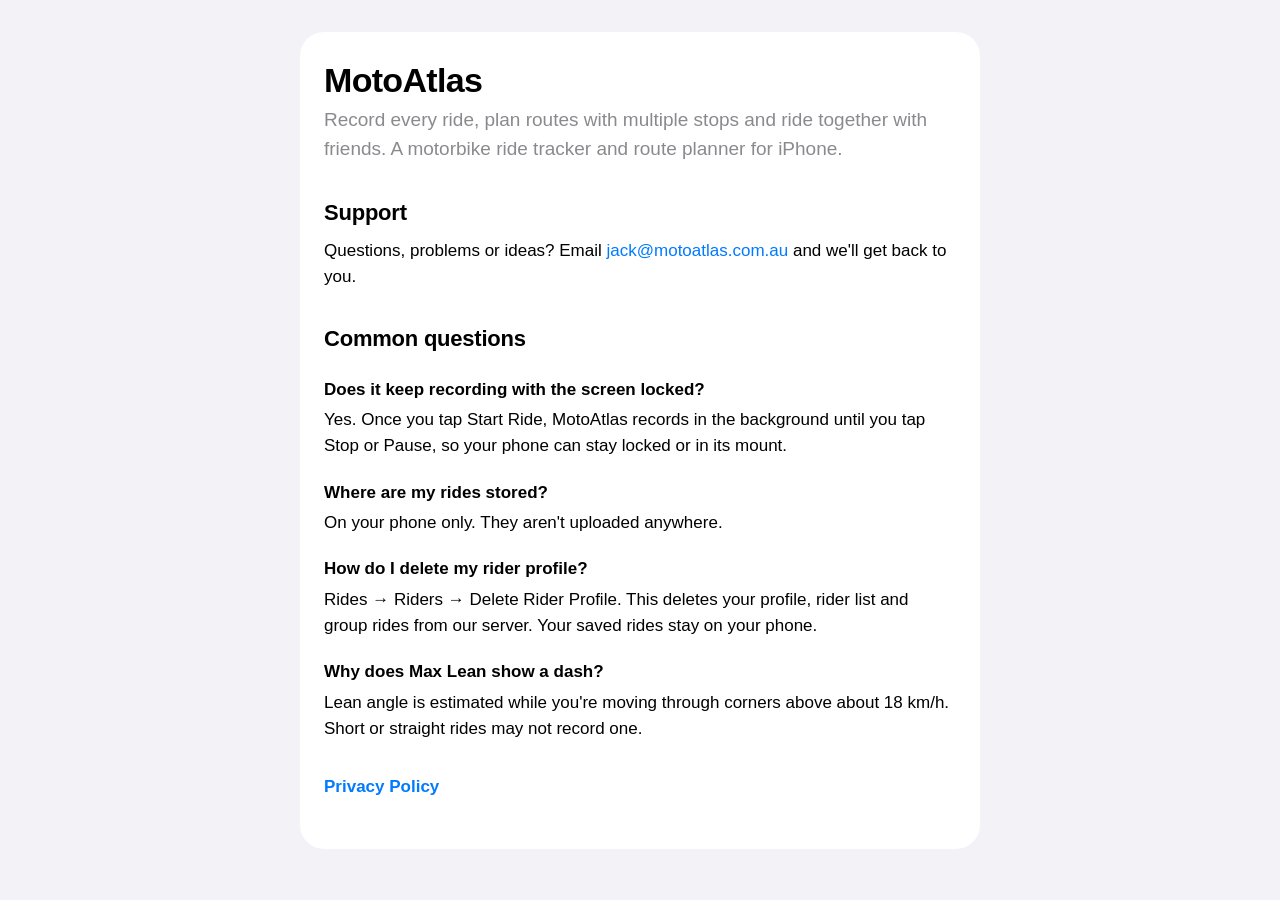
<file: index.html>
<!doctype html>
<html lang="en">
<head>
  <meta charset="utf-8">
  <meta name="viewport" content="width=device-width, initial-scale=1">
  <title>MotoAtlas Support</title>
  <meta name="description" content="MotoAtlas: motorbike ride tracker and route planner for iPhone. Support and contact.">
  <link rel="stylesheet" href="style.css">
</head>
<body>
  <main>
    <h1>MotoAtlas</h1>
    <p class="lede">Record every ride, plan routes with multiple stops and ride together with
      friends. A motorbike ride tracker and route planner for iPhone.</p>

    <h2>Support</h2>
    <p>Questions, problems or ideas? Email
      <a href="mailto:jack@motoatlas.com.au">jack@motoatlas.com.au</a> and we'll get back to
      you.</p>

    <h2>Common questions</h2>
    <h3>Does it keep recording with the screen locked?</h3>
    <p>Yes. Once you tap Start Ride, MotoAtlas records in the background until you tap Stop or
      Pause, so your phone can stay locked or in its mount.</p>
    <h3>Where are my rides stored?</h3>
    <p>On your phone only. They aren't uploaded anywhere.</p>
    <h3>How do I delete my rider profile?</h3>
    <p>Rides &rarr; Riders &rarr; Delete Rider Profile. This deletes your profile, rider list and
      group rides from our server. Your saved rides stay on your phone.</p>
    <h3>Why does Max Lean show a dash?</h3>
    <p>Lean angle is estimated while you're moving through corners above about 18 km/h. Short or
      straight rides may not record one.</p>

    <p class="links"><a href="privacy.html">Privacy Policy</a></p>
  </main>
</body>
</html>
</file>
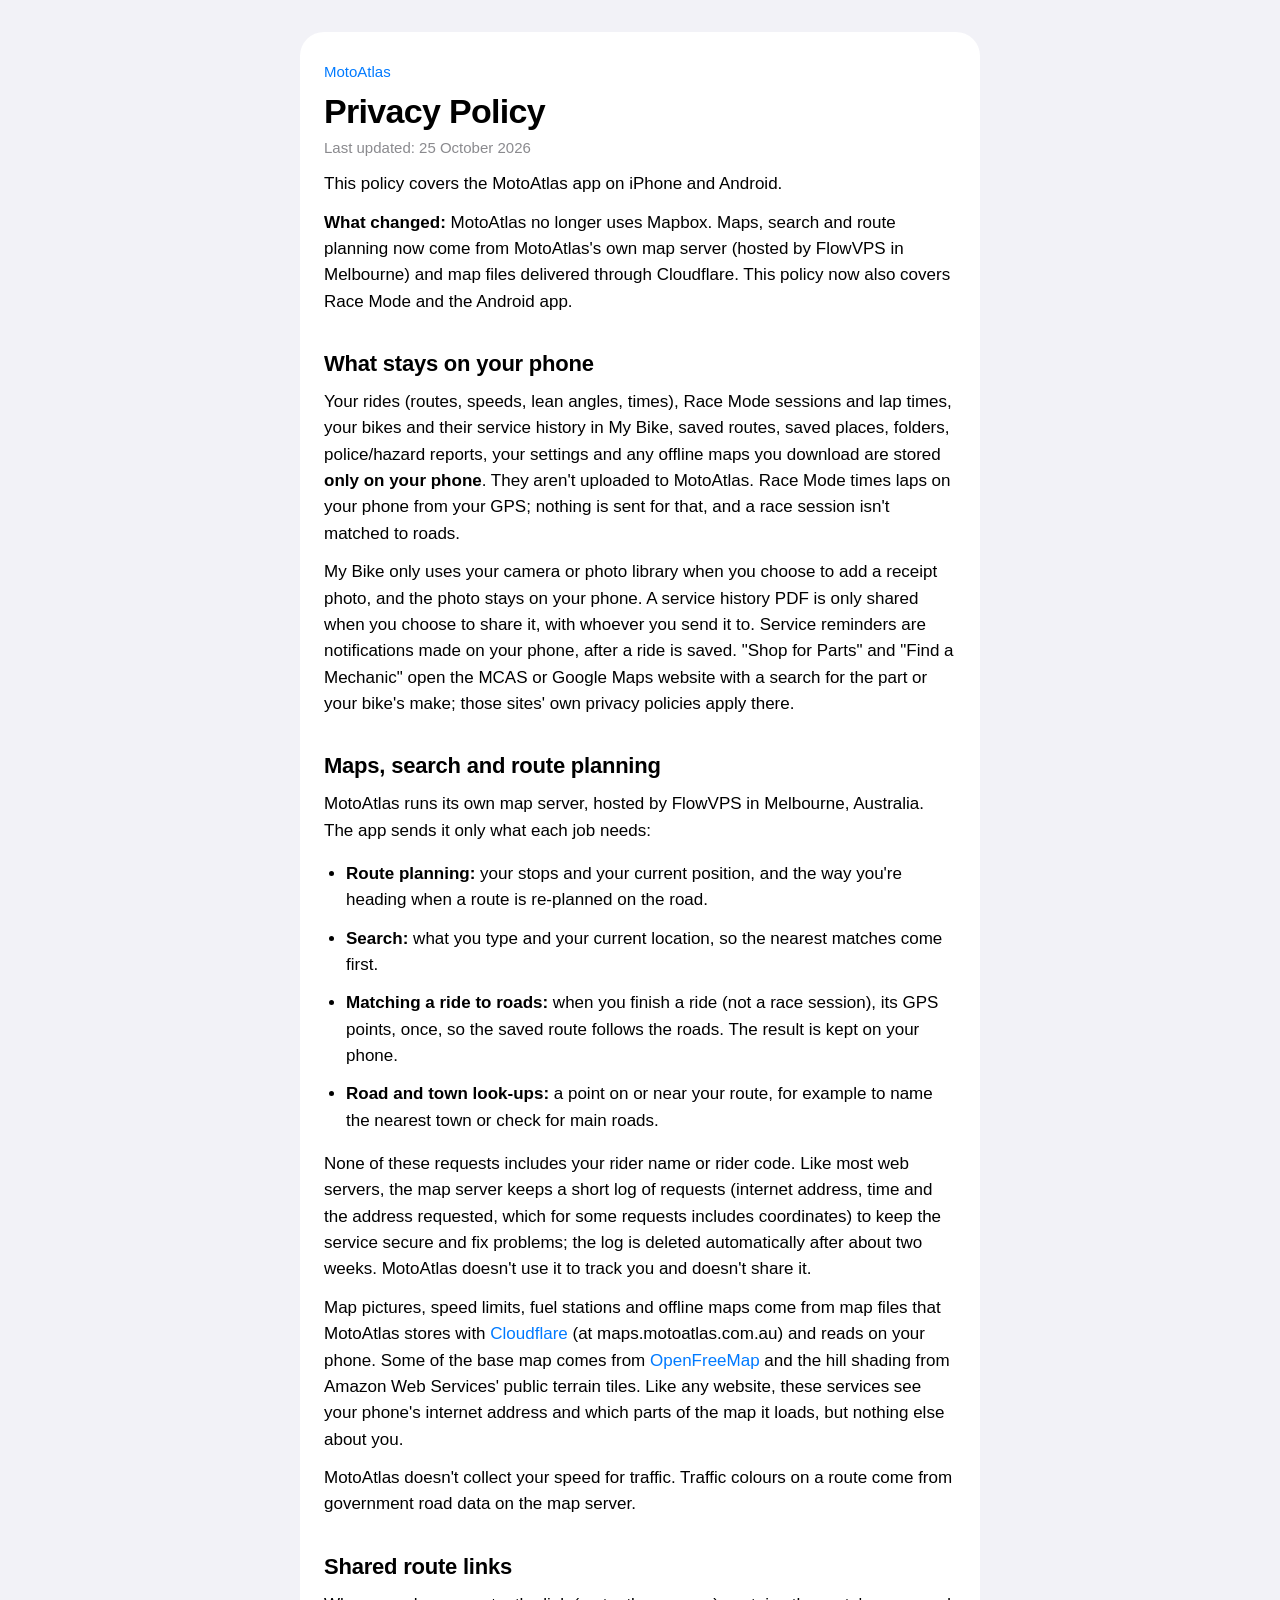
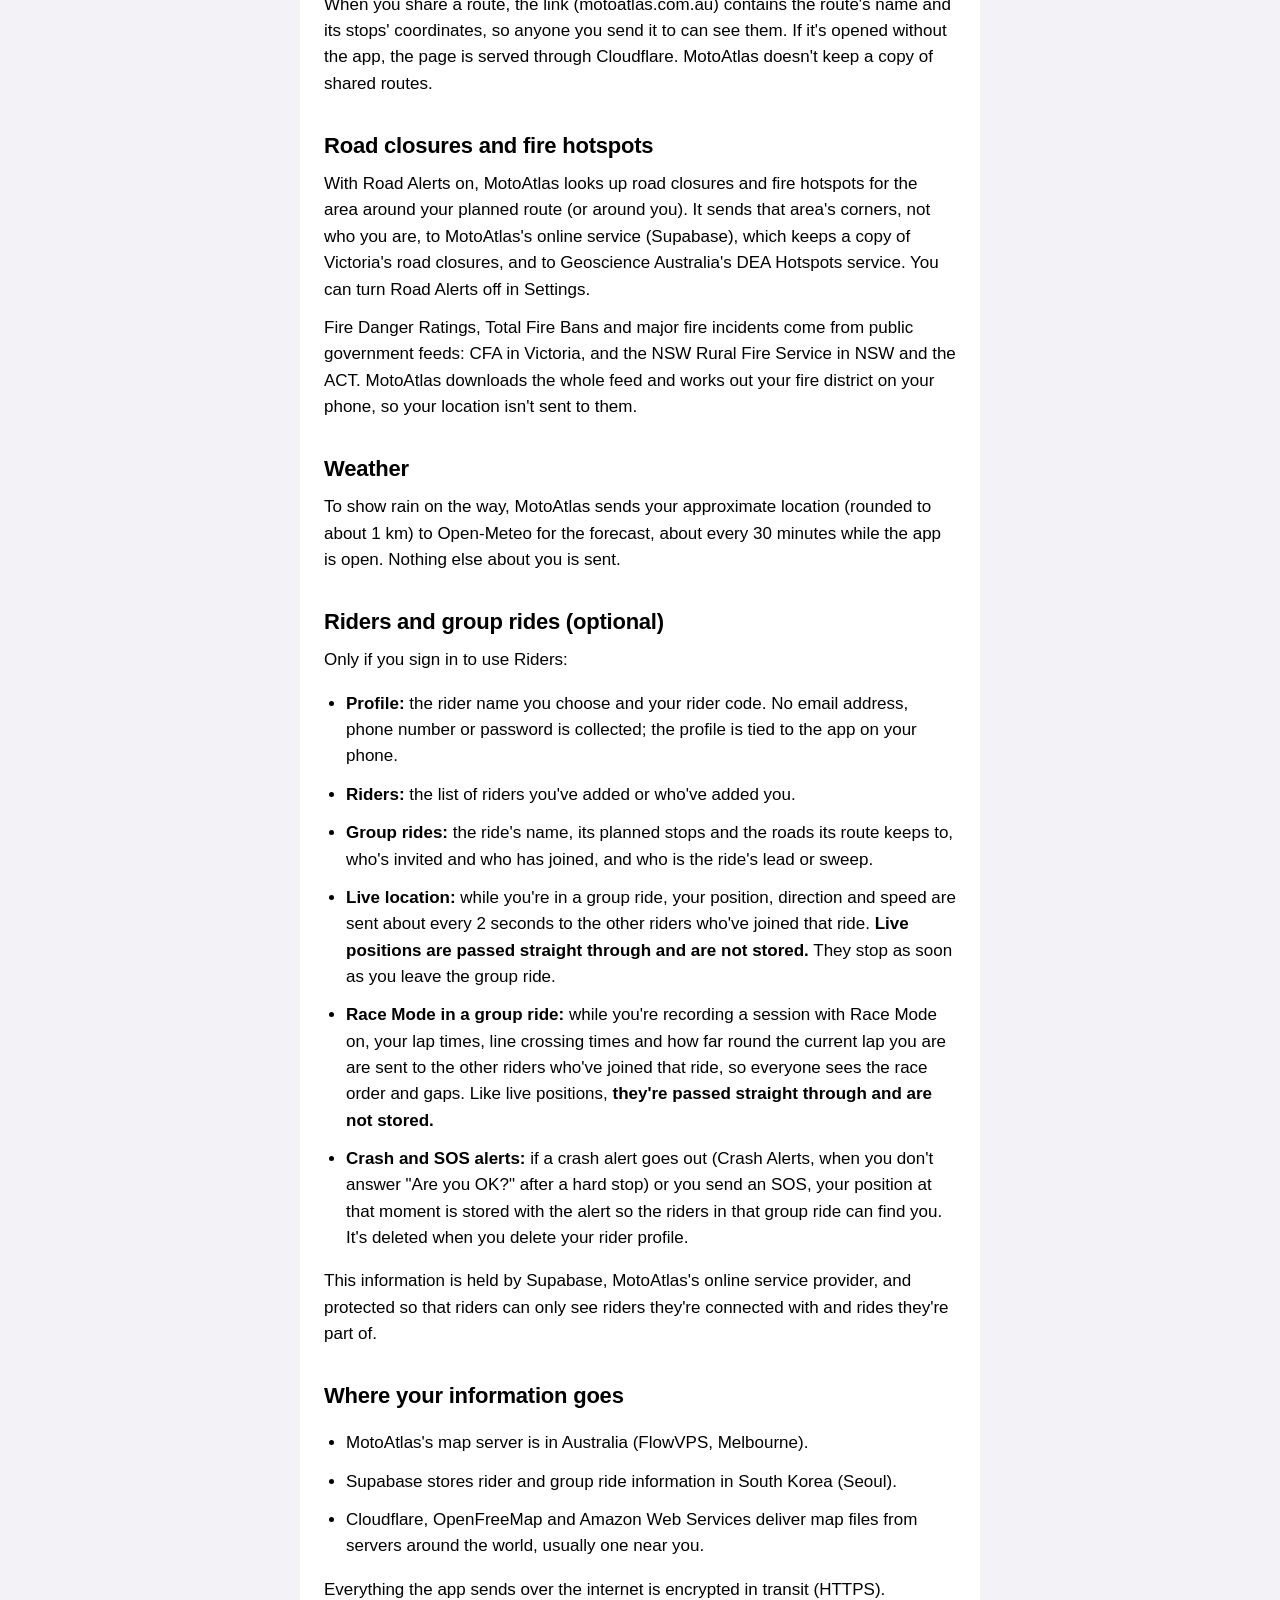
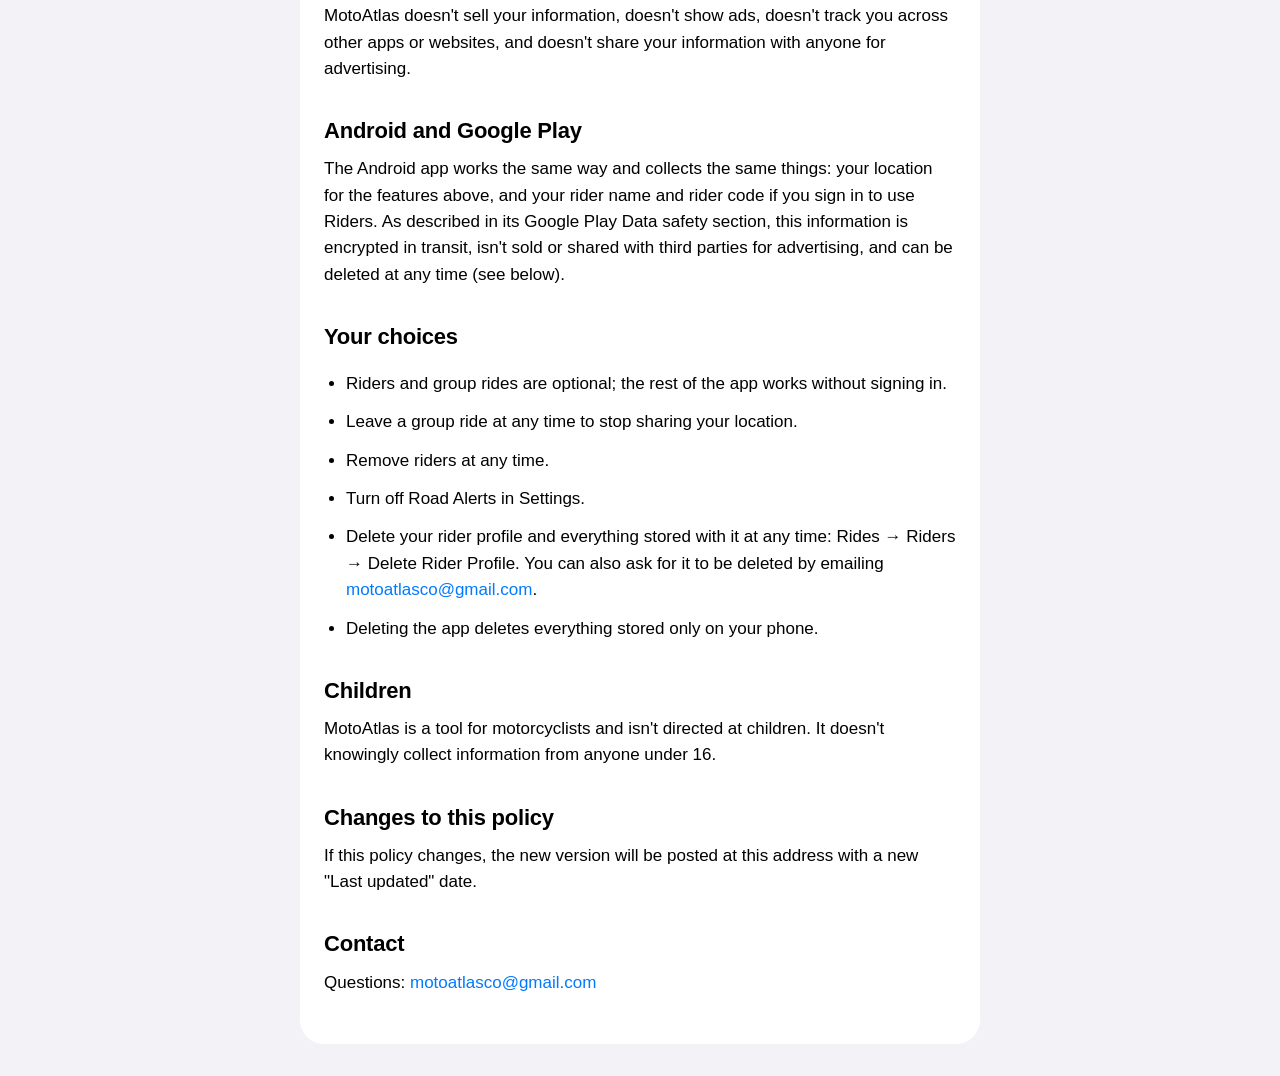
<file: privacy.html>
<!doctype html>
<html lang="en">
<head>
  <meta charset="utf-8">
  <meta name="viewport" content="width=device-width, initial-scale=1">
  <title>MotoAtlas Privacy Policy</title>
  <meta name="description" content="How MotoAtlas handles your data: rides stay on your phone; group rides are optional.">
  <link rel="stylesheet" href="style.css">
</head>
<body>
  <main>
    <p class="back"><a href="./">MotoAtlas</a></p>
    <h1>Privacy Policy</h1>
    <p class="updated">Last updated: 25 October 2026</p>
    <p>This policy covers the MotoAtlas app on iPhone and Android.</p>
    <p><strong>What changed:</strong> MotoAtlas no longer uses Mapbox. Maps, search and route
      planning now come from MotoAtlas's own map server (hosted by FlowVPS in Melbourne) and map
      files delivered through Cloudflare. This policy now also covers Race Mode and the Android
      app.</p>

    <h2>What stays on your phone</h2>
    <p>Your rides (routes, speeds, lean angles, times), Race Mode sessions and lap times, your bikes
      and their service history in My Bike, saved routes, saved places, folders, police/hazard
      reports, your settings and any offline maps you download are stored <strong>only on your
      phone</strong>. They aren't uploaded to MotoAtlas. Race Mode times laps on your phone from
      your GPS; nothing is sent for that, and a race session isn't matched to roads.</p>
    <p>My Bike only uses your camera or photo library when you choose to add a receipt photo, and
      the photo stays on your phone. A service history PDF is only shared when you choose to share
      it, with whoever you send it to. Service reminders are notifications made on your phone, after
      a ride is saved. "Shop for Parts" and "Find a Mechanic" open the MCAS or Google Maps website
      with a search for the part or your bike's make; those sites' own privacy policies apply
      there.</p>

    <h2>Maps, search and route planning</h2>
    <p>MotoAtlas runs its own map server, hosted by FlowVPS in Melbourne, Australia. The app sends
      it only what each job needs:</p>
    <ul>
      <li><strong>Route planning:</strong> your stops and your current position, and the way you're
        heading when a route is re-planned on the road.</li>
      <li><strong>Search:</strong> what you type and your current location, so the nearest matches
        come first.</li>
      <li><strong>Matching a ride to roads:</strong> when you finish a ride (not a race session), its
        GPS points, once, so the saved route follows the roads. The result is kept on your phone.</li>
      <li><strong>Road and town look-ups:</strong> a point on or near your route, for example to
        name the nearest town or check for main roads.</li>
    </ul>
    <p>None of these requests includes your rider name or rider code. Like most web servers, the map
      server keeps a short log of requests (internet address, time and the address requested, which
      for some requests includes coordinates) to keep the service secure and fix problems; the log
      is deleted automatically after about two weeks. MotoAtlas doesn't use it to track you and
      doesn't share it.</p>
    <p>Map pictures, speed limits, fuel stations and offline maps come from map files that MotoAtlas
      stores with <a href="https://www.cloudflare.com/privacypolicy/">Cloudflare</a> (at
      maps.motoatlas.com.au) and reads on your phone. Some of the base map comes from
      <a href="https://openfreemap.org">OpenFreeMap</a> and the hill shading from Amazon Web
      Services' public terrain tiles. Like any website, these services see your phone's internet
      address and which parts of the map it loads, but nothing else about you.</p>
    <p>MotoAtlas doesn't collect your speed for traffic. Traffic colours on a route come from
      government road data on the map server.</p>

    <h2>Shared route links</h2>
    <p>When you share a route, the link (motoatlas.com.au) contains the route's name and its stops'
      coordinates, so anyone you send it to can see them. If it's opened without the app, the page
      is served through Cloudflare. MotoAtlas doesn't keep a copy of shared routes.</p>

    <h2>Road closures and fire hotspots</h2>
    <p>With Road Alerts on, MotoAtlas looks up road closures and fire hotspots for the area around
      your planned route (or around you). It sends that area's corners, not who you are, to
      MotoAtlas's online service (Supabase), which keeps a copy of Victoria's road closures, and to
      Geoscience Australia's DEA Hotspots service. You can turn Road Alerts off in Settings.</p>
    <p>Fire Danger Ratings, Total Fire Bans and major fire incidents come from public government
      feeds: CFA in Victoria, and the NSW Rural Fire Service in NSW and the ACT. MotoAtlas downloads
      the whole feed and works out your fire district on your phone, so your location isn't sent to
      them.</p>

    <h2>Weather</h2>
    <p>To show rain on the way, MotoAtlas sends your approximate location (rounded to about 1 km)
      to Open-Meteo for the forecast, about every 30 minutes while the app is open. Nothing else
      about you is sent.</p>

    <h2>Riders and group rides (optional)</h2>
    <p>Only if you sign in to use Riders:</p>
    <ul>
      <li><strong>Profile:</strong> the rider name you choose and your rider code. No email
        address, phone number or password is collected; the profile is tied to the app on your
        phone.</li>
      <li><strong>Riders:</strong> the list of riders you've added or who've added you.</li>
      <li><strong>Group rides:</strong> the ride's name, its planned stops and the roads its route
        keeps to, who's invited and who has joined, and who is the ride's lead or sweep.</li>
      <li><strong>Live location:</strong> while you're in a group ride, your position, direction
        and speed are sent about every 2 seconds to the other riders who've joined that ride.
        <strong>Live positions are passed straight through and are not stored.</strong> They stop
        as soon as you leave the group ride.</li>
      <li><strong>Race Mode in a group ride:</strong> while you're recording a session with Race
        Mode on, your lap times, line crossing times and how far round the current lap you are are
        sent to the other riders who've joined that ride, so everyone sees the race order and gaps.
        Like live positions, <strong>they're passed straight through and are not stored.</strong></li>
      <li><strong>Crash and SOS alerts:</strong> if a crash alert goes out (Crash Alerts, when you
        don't answer "Are you OK?" after a hard stop) or you send an SOS, your position at that
        moment is stored with the alert so the riders in that group ride can find you. It's
        deleted when you delete your rider profile.</li>
    </ul>
    <p>This information is held by Supabase, MotoAtlas's online service provider, and protected so
      that riders can only see riders they're connected with and rides they're part of.</p>

    <h2>Where your information goes</h2>
    <ul>
      <li>MotoAtlas's map server is in Australia (FlowVPS, Melbourne).</li>
      <li>Supabase stores rider and group ride information in South Korea (Seoul).</li>
      <li>Cloudflare, OpenFreeMap and Amazon Web Services deliver map files from servers around the
        world, usually one near you.</li>
    </ul>
    <p>Everything the app sends over the internet is encrypted in transit (HTTPS). MotoAtlas
      doesn't sell your information, doesn't show ads, doesn't track you across other apps or
      websites, and doesn't share your information with anyone for advertising.</p>

    <h2>Android and Google Play</h2>
    <p>The Android app works the same way and collects the same things: your location for the
      features above, and your rider name and rider code if you sign in to use Riders. As described
      in its Google Play Data safety section, this information is encrypted in transit, isn't sold
      or shared with third parties for advertising, and can be deleted at any time (see below).</p>

    <h2>Your choices</h2>
    <ul>
      <li>Riders and group rides are optional; the rest of the app works without signing in.</li>
      <li>Leave a group ride at any time to stop sharing your location.</li>
      <li>Remove riders at any time.</li>
      <li>Turn off Road Alerts in Settings.</li>
      <li>Delete your rider profile and everything stored with it at any time: Rides &rarr; Riders
        &rarr; Delete Rider Profile. You can also ask for it to be deleted by emailing
        <a href="mailto:motoatlasco@gmail.com">motoatlasco@gmail.com</a>.</li>
      <li>Deleting the app deletes everything stored only on your phone.</li>
    </ul>

    <h2>Children</h2>
    <p>MotoAtlas is a tool for motorcyclists and isn't directed at children. It doesn't knowingly
      collect information from anyone under 16.</p>

    <h2>Changes to this policy</h2>
    <p>If this policy changes, the new version will be posted at this address with a new "Last
      updated" date.</p>

    <h2>Contact</h2>
    <p>Questions: <a href="mailto:motoatlasco@gmail.com">motoatlasco@gmail.com</a></p>
  </main>
</body>
</html>
</file>
<file: style.css>
:root {
  --text: #000000;
  --text-secondary: rgba(60, 60, 67, 0.6);
  --background: #f2f2f7;
  --card: #ffffff;
  --accent: #007aff;
  color-scheme: light dark;
}

@media (prefers-color-scheme: dark) {
  :root {
    --text: #ffffff;
    --text-secondary: rgba(235, 235, 245, 0.6);
    --background: #000000;
    --card: #1c1c1e;
    --accent: #0a84ff;
  }
}

* {
  box-sizing: border-box;
}

body {
  margin: 0;
  background: var(--background);
  color: var(--text);
  font: 17px/1.55 -apple-system, BlinkMacSystemFont, "SF Pro Text", "Helvetica Neue", Arial,
    sans-serif;
  -webkit-text-size-adjust: 100%;
}

main {
  max-width: 680px;
  margin: 32px auto;
  padding: 28px 24px 36px;
  background: var(--card);
  border-radius: 24px;
}

@media (max-width: 720px) {
  main {
    margin: 16px;
    padding: 24px 20px 28px;
  }
}

h1 {
  margin: 0 0 4px;
  font-size: 34px;
  line-height: 1.2;
  letter-spacing: -0.02em;
}

h2 {
  margin: 32px 0 8px;
  font-size: 22px;
  letter-spacing: -0.01em;
}

h3 {
  margin: 20px 0 4px;
  font-size: 17px;
}

p,
li {
  margin: 0 0 12px;
}

ul {
  padding-left: 22px;
}

a {
  color: var(--accent);
  text-decoration: none;
}

a:hover {
  text-decoration: underline;
}

.updated,
.back {
  color: var(--text-secondary);
  font-size: 15px;
}

.back {
  margin-bottom: 8px;
}

.lede {
  color: var(--text-secondary);
  font-size: 19px;
}

.links {
  margin-top: 32px;
  font-weight: 600;
}
</file>
